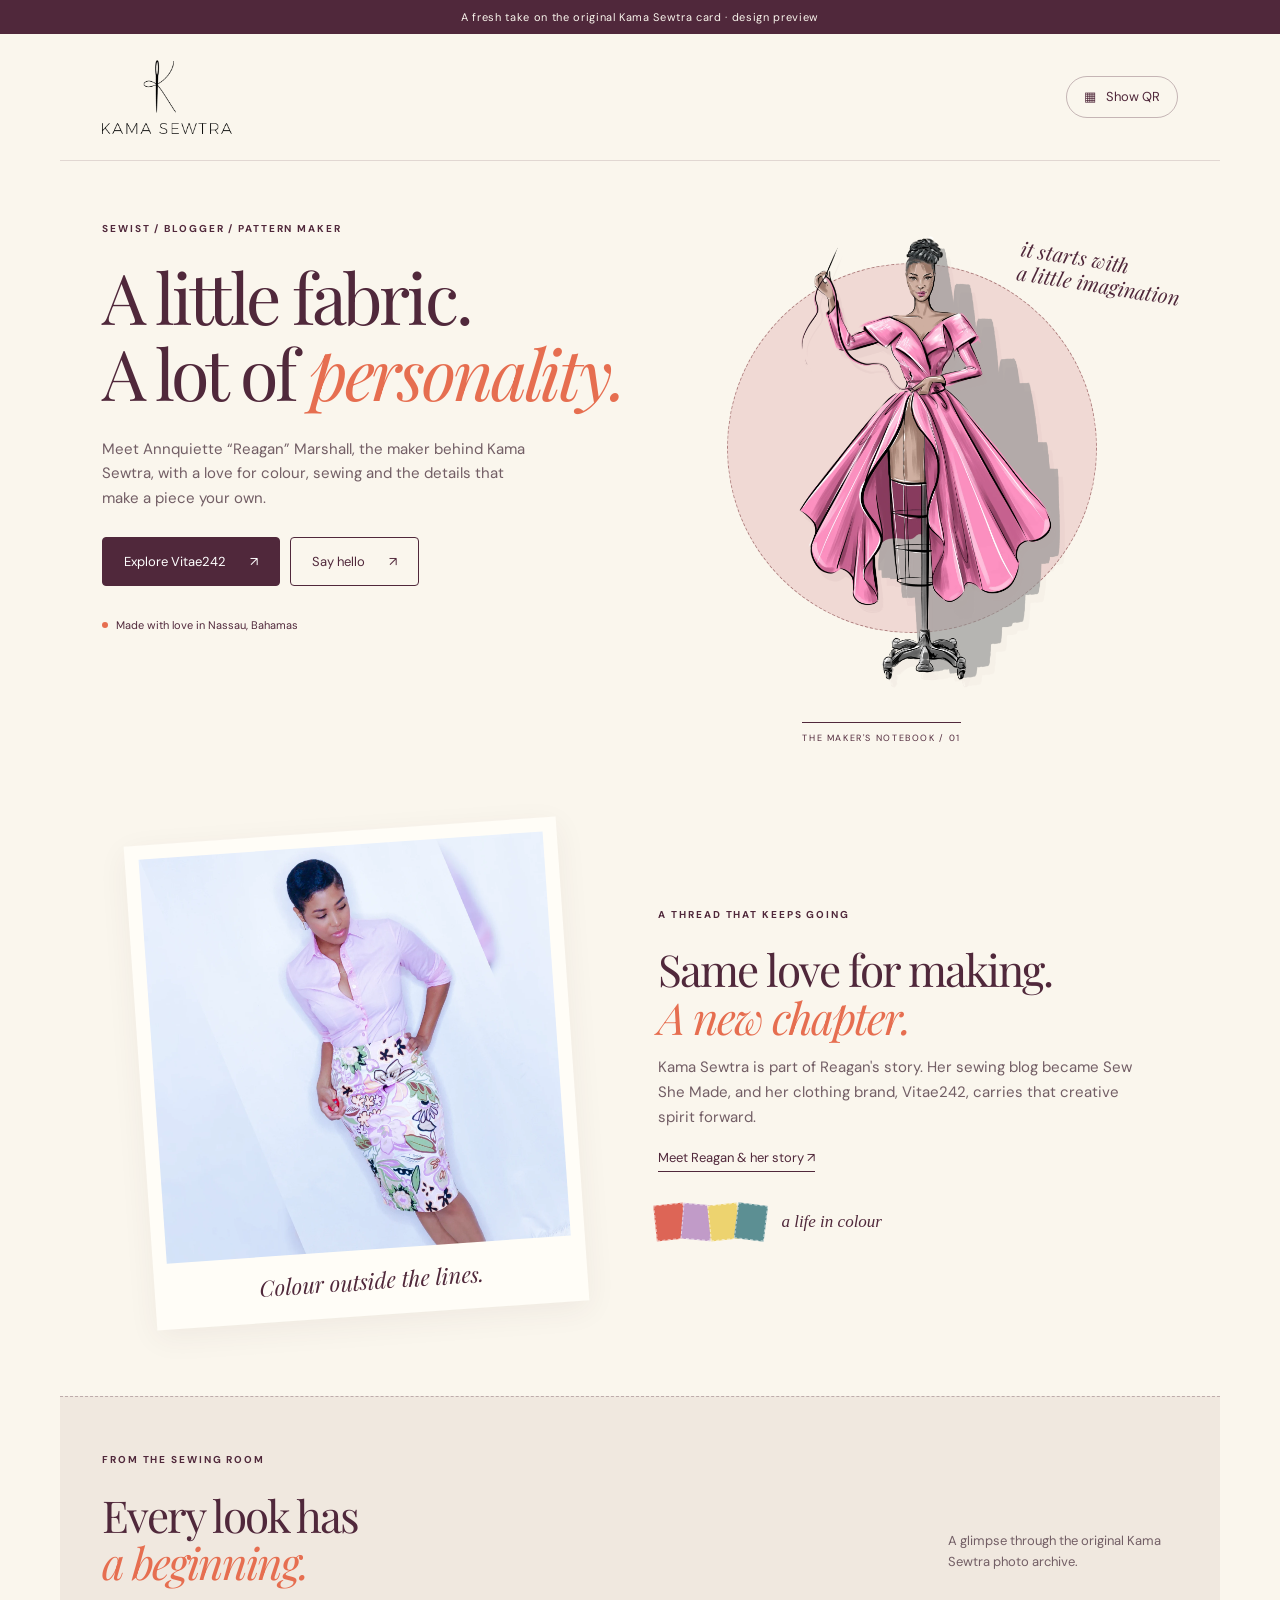
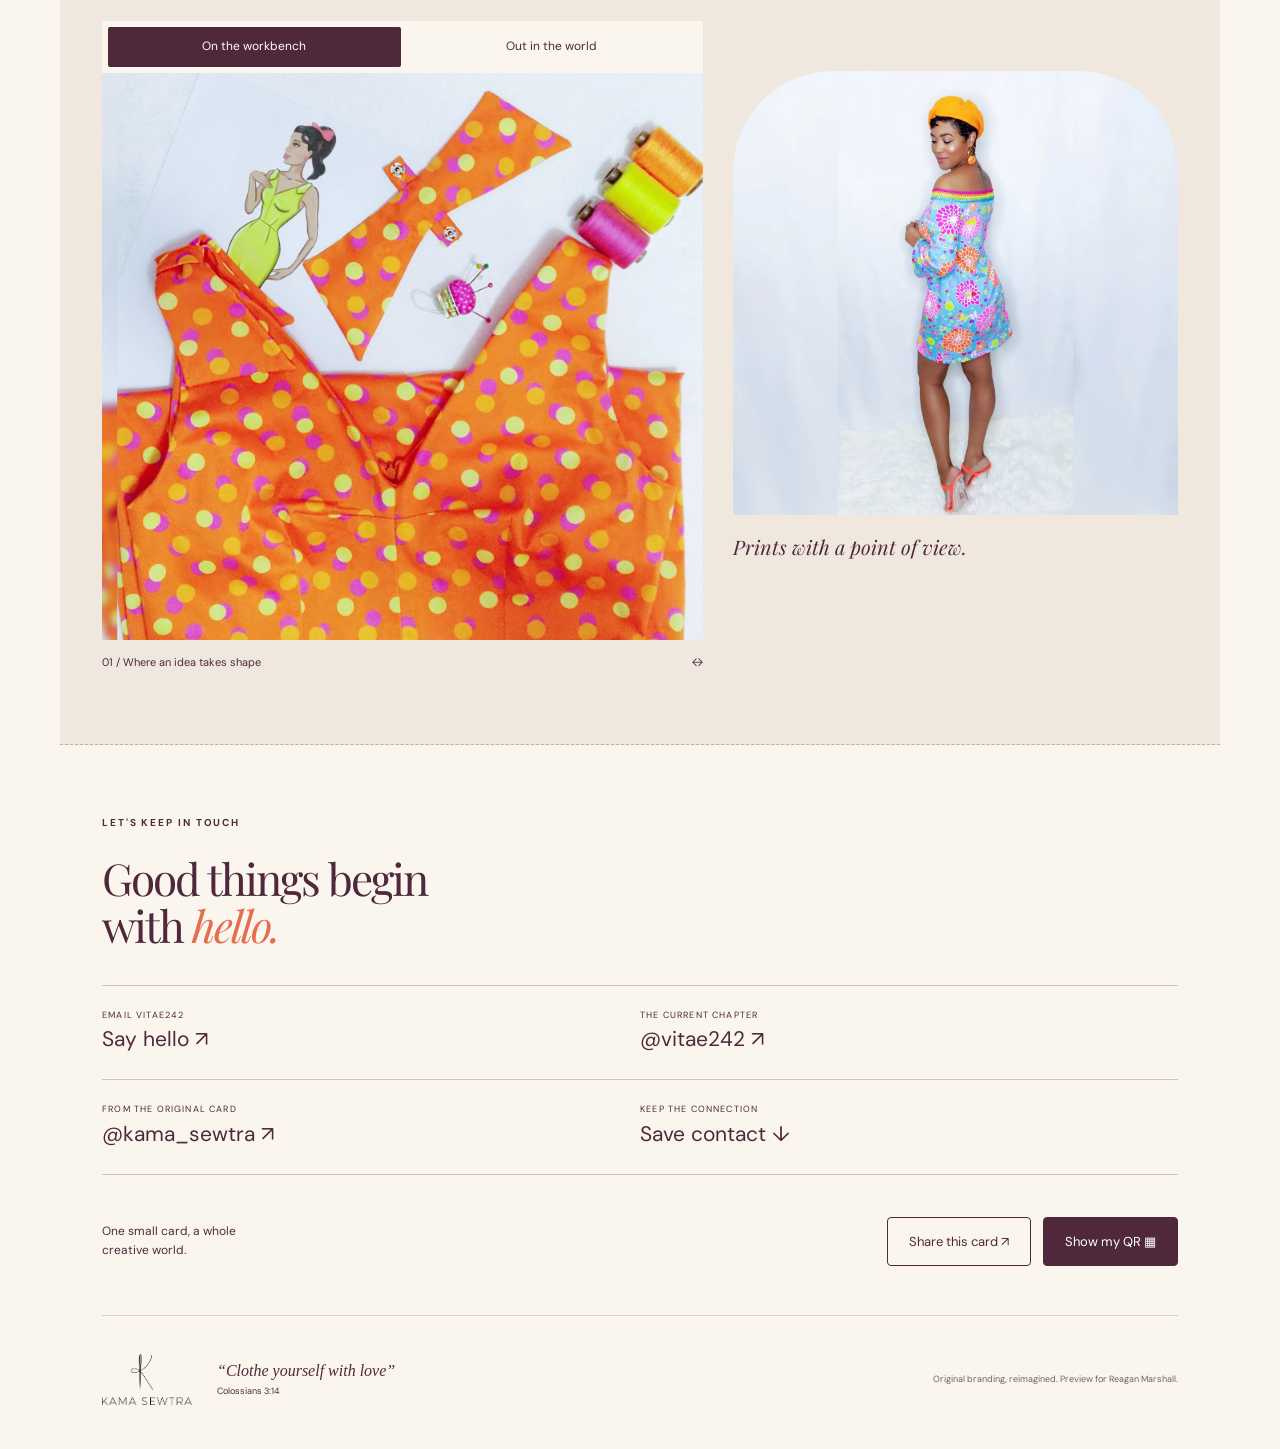
<file: index.html>
<!doctype html>
<html lang="en"><head><meta charset="utf-8"><meta name="viewport" content="width=device-width,initial-scale=1"><meta name="theme-color" content="#50283b"><title>Reagan Marshall · Kama Sewtra</title><meta name="description" content="A little window into Reagan's world of sewing, style and handmade details."><link rel="stylesheet" href="style.css"></head>
<body><a class="skip" href="#main">Skip to content</a><div class="preview">A fresh take on the original Kama Sewtra card · design preview</div>
<header><a class="brand" href="index.html"><img src="logo.webp" alt="Kama Sewtra"></a><a class="qr-link" href="qr.html"><span aria-hidden="true">▦</span> Show QR</a></header>
<main id="main"><section class="hero"><div class="intro"><p class="eyebrow">SEWIST / BLOGGER / PATTERN MAKER</p><h1>A little fabric.<br>A lot of <em>personality.</em></h1><p class="description">Meet Annquiette “Reagan” Marshall, the maker behind Kama Sewtra, with a love for colour, sewing and the details that make a piece your own.</p><div class="actions"><a class="button primary" href="https://vitae242.com/" target="_blank" rel="noopener">Explore Vitae242 <span>↗</span></a><a class="button light" href="mailto:info@vitae242.com">Say hello <span>↗</span></a></div><div class="location"><span class="dot"></span> Made with love in Nassau, Bahamas</div></div><div class="hero-art"><div class="circle"></div><img class="drawing" src="illustration.webp" alt="Fashion illustration of a pink dress on a mannequin"><span class="handnote">it starts with<br>a little imagination</span><span class="tag">THE MAKER'S NOTEBOOK / 01</span></div></section>
<section class="maker"><div class="portrait"><img src="floral.webp" alt="Reagan wearing a lavender blouse and floral skirt" loading="lazy"><span>Colour outside the lines.</span></div><div class="maker-copy"><p class="eyebrow">A THREAD THAT KEEPS GOING</p><h2>Same love for making.<br><em>A new chapter.</em></h2><p>Kama Sewtra is part of Reagan's story. Her sewing blog became Sew She Made, and her clothing brand, Vitae242, carries that creative spirit forward.</p><a class="text-link" href="https://vitae242.com/pages/about-us" target="_blank" rel="noopener">Meet Reagan & her story ↗</a><div class="swatches" aria-hidden="true"><i></i><i></i><i></i><i></i><span>a life in colour</span></div></div></section>
<section class="work"><div class="section-top"><div><p class="eyebrow">FROM THE SEWING ROOM</p><h2>Every look has<br><em>a beginning.</em></h2></div><p>A glimpse through the original Kama Sewtra photo archive.</p></div><div class="work-grid"><div class="transform"><div class="switch" role="group" aria-label="Choose a view"><button aria-pressed="true" data-look="process">On the workbench</button><button aria-pressed="false" data-look="finished">Out in the world</button></div><img id="look" src="process.webp" alt="Orange fabric and a garment taking shape on the workbench" loading="lazy"><div class="caption"><span id="look-caption" aria-live="polite">01 / Where an idea takes shape</span><span>↔</span></div></div><figure class="island"><img src="island.webp" alt="Reagan wearing a blue tropical print dress with a yellow hat" loading="lazy"><figcaption>Prints with a point of view.</figcaption></figure></div></section>
<section class="connect"><p class="eyebrow">LET'S KEEP IN TOUCH</p><h2>Good things begin<br>with <em>hello.</em></h2><div class="contact-grid"><a href="mailto:info@vitae242.com"><small>EMAIL VITAE242</small><span>Say hello ↗</span></a><a href="https://www.instagram.com/vitae242/" target="_blank" rel="noopener"><small>THE CURRENT CHAPTER</small><span>@vitae242 ↗</span></a><a href="https://www.instagram.com/kama_sewtra/" target="_blank" rel="noopener"><small>FROM THE ORIGINAL CARD</small><span>@kama_sewtra ↗</span></a><a href="reagan.vcf" download><small>KEEP THE CONNECTION</small><span>Save contact ↓</span></a></div><div class="share-row"><p>One small card, a whole creative world.</p><button id="share" class="button light">Share this card ↗</button><a href="qr.html" class="button primary">Show my QR ▦</a></div><p id="share-status" role="status"></p></section></main><footer><img src="logo.webp" alt="Kama Sewtra"><p>“Clothe yourself with love” <span>Colossians 3:14</span></p><small>Original branding, reimagined. Preview for Reagan Marshall.</small></footer><script src="app.js"></script></body></html>
</file>
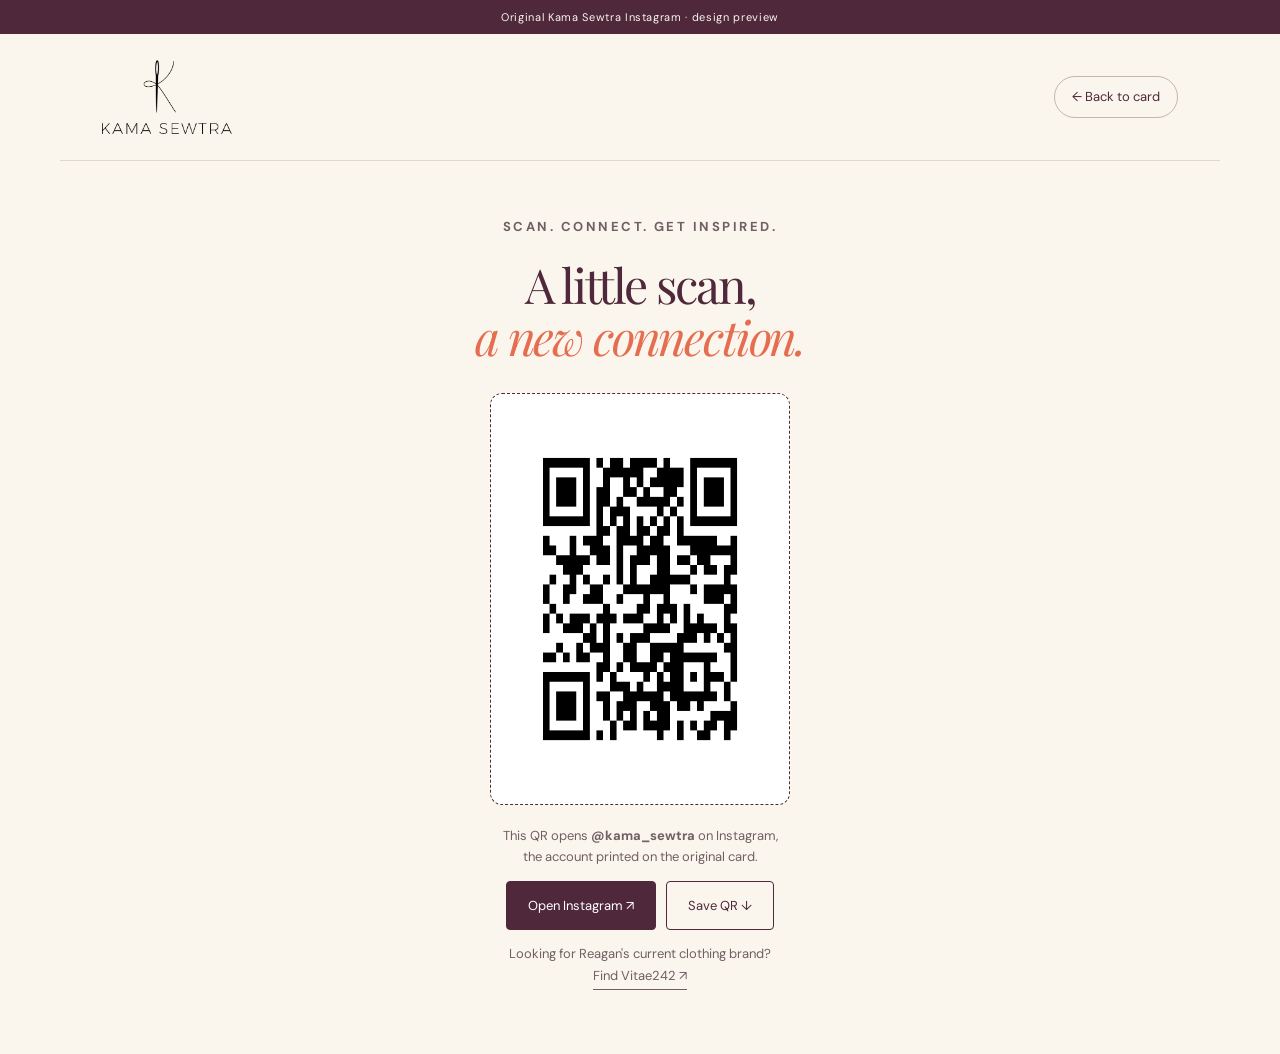
<file: qr.html>
<!doctype html><html lang="en"><head><meta charset="utf-8"><meta name="viewport" content="width=device-width,initial-scale=1"><meta name="theme-color" content="#50283b"><title>Kama Sewtra · Instagram QR</title><link rel="stylesheet" href="style.css"></head><body><div class="preview">Original Kama Sewtra Instagram · design preview</div><header><a class="brand" href="index.html"><img src="logo.webp" alt="Kama Sewtra"></a><a class="qr-link" href="index.html">← Back to card</a></header><main class="qr-main"><p class="eyebrow">SCAN. CONNECT. GET INSPIRED.</p><h1>A little scan,<br><em>a new connection.</em></h1><div class="qr-card"><img src="instagram-qr.png" alt="QR code linking to Instagram @kama_sewtra" width="360" height="360"></div><p>This QR opens <strong>@kama_sewtra</strong> on Instagram,<br>the account printed on the original card.</p><div class="actions"><a class="button primary" href="https://www.instagram.com/kama_sewtra/" target="_blank" rel="noopener">Open Instagram ↗</a><a class="button light" href="instagram-qr.png" download="kama-sewtra-instagram-qr.png">Save QR ↓</a></div><p>Looking for Reagan's current clothing brand?<br><a class="text-link" href="https://www.instagram.com/vitae242/" target="_blank" rel="noopener">Find Vitae242 ↗</a></p></main></body></html>
</file>
<file: style.css>
@import url('https://fonts.googleapis.com/css2?family=DM+Sans:wght@400;500;600;700&family=Playfair+Display:ital,wght@0,400;0,500;1,400;1,500&display=swap');
:root{--ink:#50283b;--paper:#faf6ed;--coral:#e66e50;--yellow:#edd36f;--muted:#725e65}*{box-sizing:border-box}body{margin:0;background:var(--paper);color:var(--ink);font:15px/1.65 'DM Sans',sans-serif}a{color:inherit;text-decoration:none}button{font:inherit;cursor:pointer;color:inherit}a:focus-visible,button:focus-visible{outline:3px solid var(--coral);outline-offset:5px}img{max-width:100%;display:block}.skip{position:fixed;top:-100px;z-index:10;background:white;padding:12px}.skip:focus{top:0}.preview{text-align:center;background:var(--ink);color:var(--paper);padding:8px 15px;font-size:11px;letter-spacing:.06em}header{max-width:1160px;margin:auto;display:flex;align-items:center;justify-content:space-between;padding:26px 42px;border-bottom:1px solid #50283b26}.brand img{width:130px;mix-blend-mode:multiply}.qr-link{border:1px solid #50283b50;padding:9px 17px;border-radius:30px;font-size:13px}.qr-link span{margin-right:7px}main{max-width:1160px;margin:auto}.hero{display:grid;grid-template-columns:1.1fr 1fr;min-height:610px;padding:60px 42px 25px;gap:24px}.eyebrow{font-size:10px;font-weight:700;letter-spacing:.19em;margin:0 0 22px}h1,h2{font-family:'Playfair Display',Georgia,serif;font-weight:400;line-height:1.08;letter-spacing:-.045em;margin:0}h1{font-size:clamp(44px,5.5vw,70px)}h1 em,h2 em{font-weight:400;color:var(--coral)}.description{max-width:440px;color:var(--muted);margin:26px 0}.actions{display:flex;flex-wrap:wrap;gap:10px}.button{display:inline-flex;align-items:center;justify-content:space-between;gap:24px;border-radius:4px;padding:13px 21px;border:1px solid var(--ink);font-size:13px}.primary{background:var(--ink);color:white}.light{background:transparent}.button:hover{transform:translateY(-2px)}.location{font-size:11px;margin-top:30px;display:flex;align-items:center;gap:8px}.dot{width:6px;height:6px;background:var(--coral);border-radius:50%}.hero-art{position:relative;min-height:490px}.circle{position:absolute;width:370px;height:370px;border-radius:50%;background:#f0d9d4;top:42px;left:10%;border:1px dashed #ad7d7c}.drawing{height:470px;width:100%;object-fit:contain;position:relative;z-index:1;filter:drop-shadow(5px 8px 0 #50283b09)}.handnote{position:absolute;top:28px;right:-5px;transform:rotate(9deg);font:italic 20px/1.2 'Playfair Display',Georgia,serif;z-index:2}.tag{position:absolute;bottom:0;left:25%;font-size:9px;letter-spacing:.18em;border-top:1px solid;padding-top:8px}.maker{display:grid;grid-template-columns:.9fr 1fr;gap:85px;padding:60px 80px 80px;align-items:center}.portrait{background:#fffdf7;transform:rotate(-4deg);padding:14px 14px 20px;box-shadow:0 8px 30px #50283b10}.portrait img{aspect-ratio:1;object-fit:cover}.portrait span{display:block;text-align:center;font:italic 22px 'Playfair Display',Georgia,serif;margin-top:16px}h2{font-size:44px}.maker-copy p:not(.eyebrow){color:var(--muted)}.text-link{border-bottom:1px solid;padding-bottom:5px;font-size:13px}.swatches{display:flex;align-items:center;margin-top:35px}.swatches i{width:30px;height:36px;background:#dd6556;margin-left:-3px;transform:rotate(-6deg);border:1px dashed #ffffff90}.swatches i:nth-child(2){background:#c19bc8;transform:rotate(5deg)}.swatches i:nth-child(3){background:#edd36f}.swatches i:nth-child(4){background:#5c8f93;transform:rotate(7deg)}.swatches span{margin-left:15px;font:italic 17px Georgia}.work{background:#f0e8df;padding:55px 42px 60px;border-top:1px dashed #50283b50;border-bottom:1px dashed #50283b50}.section-top{display:flex;align-items:end;justify-content:space-between;gap:40px;margin-bottom:35px}.section-top>p{max-width:230px;color:var(--muted);font-size:13px}.work-grid{display:grid;grid-template-columns:1.15fr .85fr;gap:30px}.switch{display:flex;padding:6px;background:#faf6ed;gap:4px}.switch button{border:0;background:transparent;padding:10px 15px;flex:1;font-size:12px;border-radius:2px}.switch button[aria-pressed=true]{background:var(--ink);color:white}.transform>img{width:100%;aspect-ratio:1.06;object-fit:cover}.caption{display:flex;justify-content:space-between;font-size:11px;padding:13px 0}.island{margin:50px 0 0}.island img{aspect-ratio:1;object-fit:cover;border-radius:100px 100px 0 0}.island figcaption{font:italic 20px 'Playfair Display',Georgia,serif;padding-top:18px}.connect{padding:70px 42px 30px}.contact-grid{display:grid;grid-template-columns:1fr 1fr;margin:36px 0 0;border-top:1px solid #50283b40}.contact-grid a{padding:22px 15px 22px 0;border-bottom:1px solid #50283b40}.contact-grid a:hover span{color:var(--coral)}.contact-grid small{display:block;font-size:9px;letter-spacing:.13em}.contact-grid span{font-size:21px}.share-row{display:flex;align-items:center;gap:12px;margin-top:35px}.share-row p{margin-right:auto;font-size:12px;max-width:180px}#share-status{font-size:12px}footer{max-width:1076px;margin:0 auto;padding:30px 0 36px;border-top:1px solid #50283b30;display:flex;gap:25px;align-items:center}footer img{width:90px;mix-blend-mode:multiply}footer p{font:italic 16px Georgia}footer p span{display:block;font:9px 'DM Sans',sans-serif;margin-top:5px}footer small{font-size:9px;color:var(--muted);margin-left:auto}.qr-main{min-height:75vh;max-width:540px;text-align:center;padding:55px 24px;margin:auto}.qr-main h1{font-size:48px}.qr-card{background:#fff;padding:25px;max-width:300px;margin:30px auto 20px;border:1px dashed var(--ink);border-radius:12px}.qr-card img{width:100%}.qr-main .actions{justify-content:center}.qr-main p{color:var(--muted);font-size:13px}@media(max-width:700px){header{padding:20px 22px}.brand img{width:110px}.hero{padding:38px 24px 10px;display:flex;flex-direction:column;gap:16px}.hero h1{font-size:49px}.description{font-size:14px}.hero-art{min-height:400px}.drawing{height:390px}.circle{width:300px;height:300px;left:calc(50% - 150px)}.handnote{right:5px;font-size:18px}.tag{left:20%;bottom:6px}.maker{padding:35px 28px 50px;gap:35px;grid-template-columns:1fr}.portrait{max-width:320px;margin:0 auto;width:90%}h2{font-size:37px}.work{padding:40px 24px}.section-top{display:block}.section-top>p{margin-top:20px}.work-grid{grid-template-columns:1fr;gap:15px}.island{margin:10px 0 0;display:grid;grid-template-columns:1fr .7fr;align-items:center;gap:20px}.island img{border-radius:60px 60px 0 0}.connect{padding:45px 24px 20px}.contact-grid span{font-size:17px}.contact-grid small{font-size:8px}.share-row{flex-wrap:wrap}.share-row p{max-width:none;flex-basis:100%;margin:0}.share-row .button{flex:1;gap:8px;padding:12px;font-size:12px}footer{margin:0 24px;flex-wrap:wrap;gap:15px}footer small{flex-basis:100%;margin:0}.preview{font-size:9px}.qr-main h1{font-size:40px}}@media(prefers-reduced-motion:no-preference){.button{transition:transform .18s}html{scroll-behavior:smooth}}

@media(max-width:700px){.hero-art .handnote{top:auto;bottom:45px;right:0;background:#faf6eddd;padding:8px;font-size:16px}.hero-art .drawing{padding-right:20px}}
</file>
